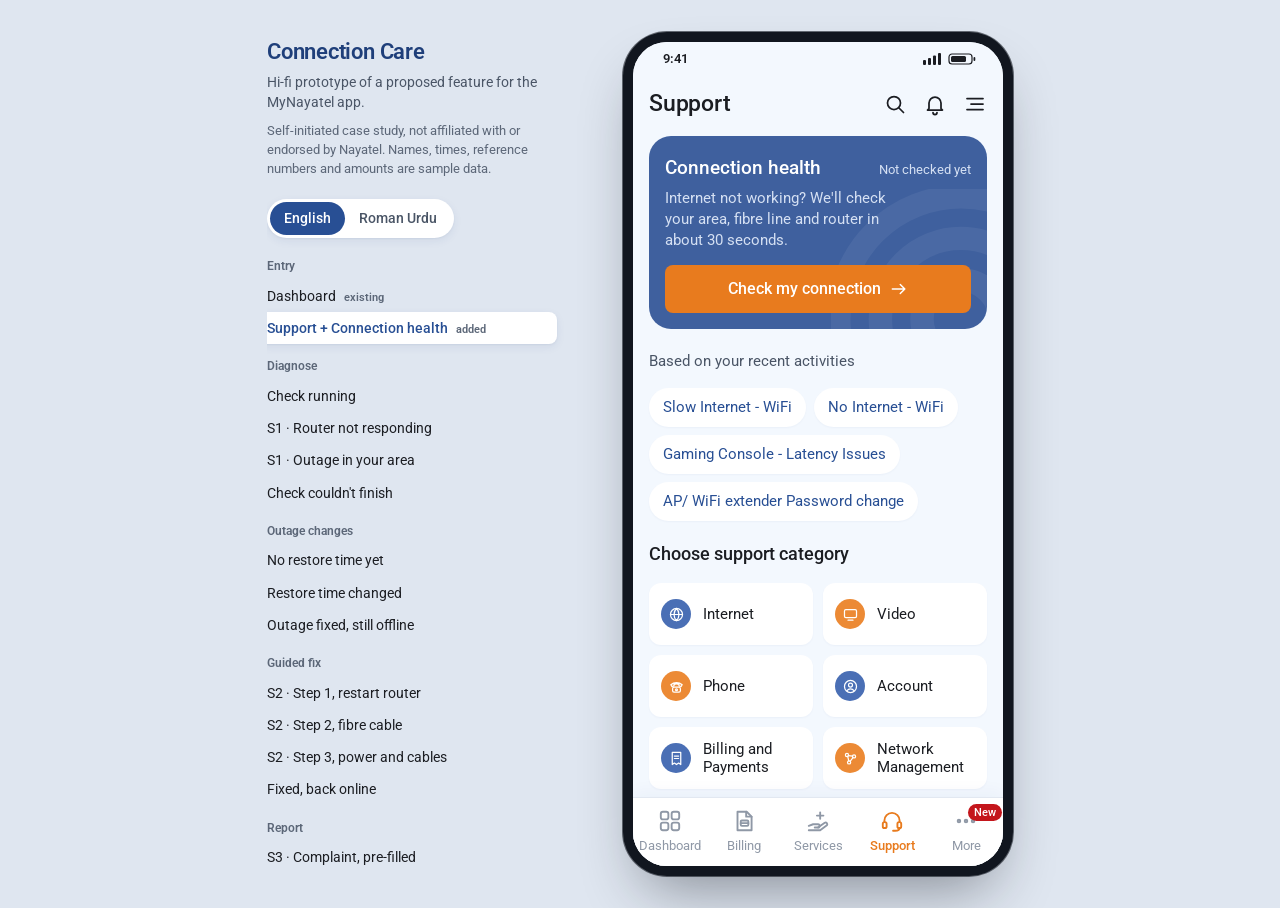
<file: hifi/index.html>
<!doctype html>
<html lang="en">
<head>
  <meta charset="utf-8">
  <meta name="viewport" content="width=device-width, initial-scale=1, viewport-fit=cover">
  <meta name="theme-color" content="#284F94">
  <title>Connection Care · Hi-fi prototype</title>
  <meta name="description" content="Connection Care: a proposed self-diagnosis, guided fix and visit-tracking flow for the MyNayatel app. Self-initiated UI/UX case study, not affiliated with Nayatel.">
  <link rel="preload" href="fonts/roboto-latin-wght.woff2" as="font" type="font/woff2" crossorigin>
  <link rel="stylesheet" href="styles.css">
</head>
<body>
  <div class="stage">
    <aside class="review" id="review" aria-label="Prototype states">
      <div class="review__head">
        <h1 class="review__title">Connection Care</h1>
        <p class="review__sub">Hi-fi prototype of a proposed feature for the MyNayatel app.</p>
        <p class="review__note">Self-initiated case study, not affiliated with or endorsed by Nayatel. Names, times, reference numbers and amounts are sample data.</p>
      </div>
      <div class="review__lang" role="group" aria-label="Language">
        <button type="button" data-lang="en" aria-pressed="true">English</button>
        <button type="button" data-lang="ur" aria-pressed="false">Roman Urdu</button>
      </div>
      <nav class="review__states" id="review-states" aria-label="Jump to a screen or state"></nav>
    </aside>

    <div class="device">
      <main class="phone" id="app" aria-live="polite"></main>
    </div>

    <button type="button" class="review-toggle" id="review-toggle" aria-controls="review" aria-expanded="false">States</button>
  </div>

  <script src="app.js"></script>
</body>
</html>
</file>
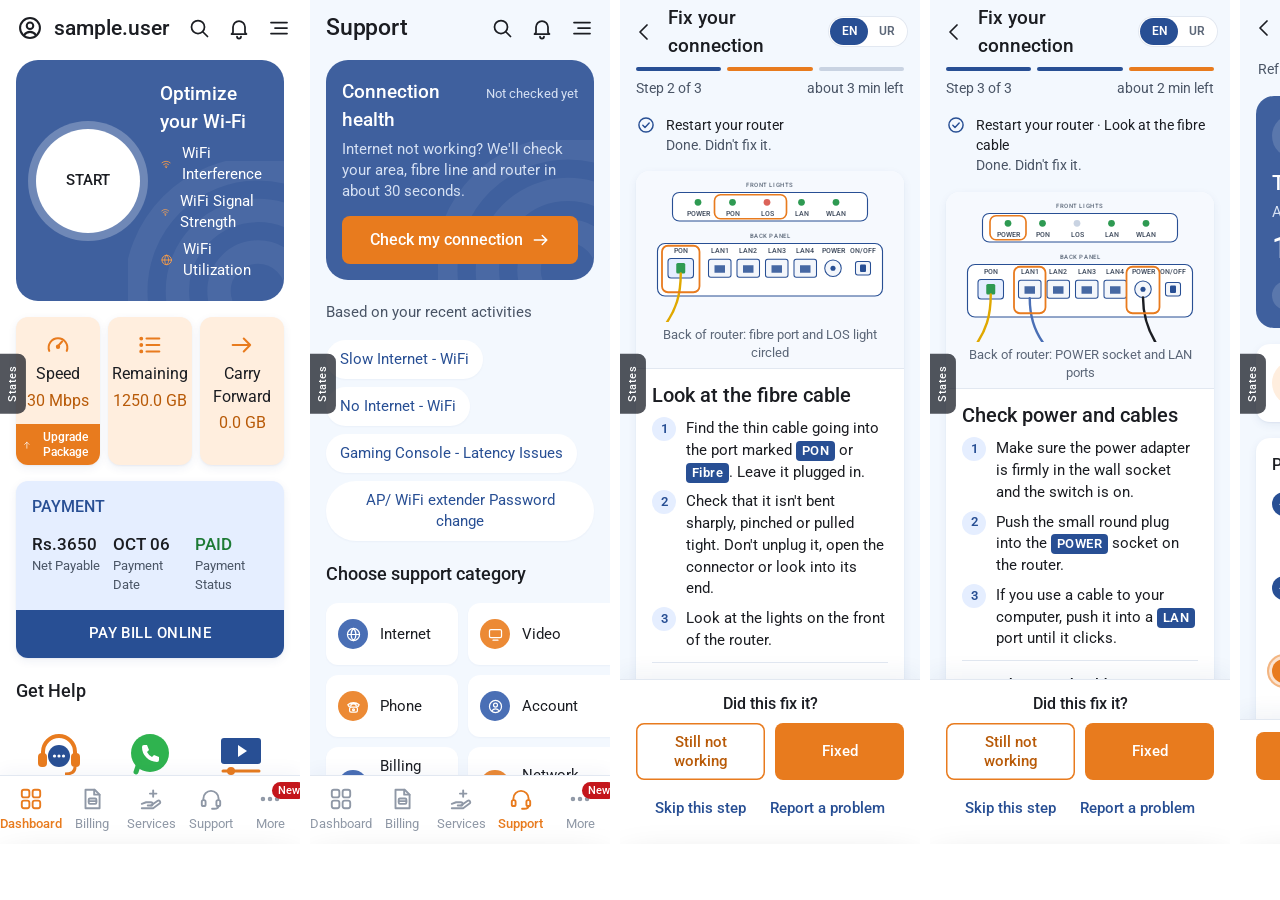
<file: .impeccable/f1.html>
<!doctype html><body style="margin:0;display:flex;gap:10px"><iframe style="border:0" src="../hifi/index.html#dashboard" width="390" height="844"></iframe><iframe style="border:0" src="../hifi/index.html#support" width="390" height="844"></iframe><iframe style="border:0" src="../hifi/index.html#fix-2" width="390" height="844"></iframe><iframe style="border:0" src="../hifi/index.html#fix-3" width="390" height="844"></iframe><iframe style="border:0" src="../hifi/index.html#tracker" width="390" height="844"></iframe><iframe style="border:0" src="../hifi/index.html#reopened" width="390" height="844"></iframe><iframe style="border:0" src="../hifi/index.html#resolved" width="390" height="844"></iframe></body>
</file>
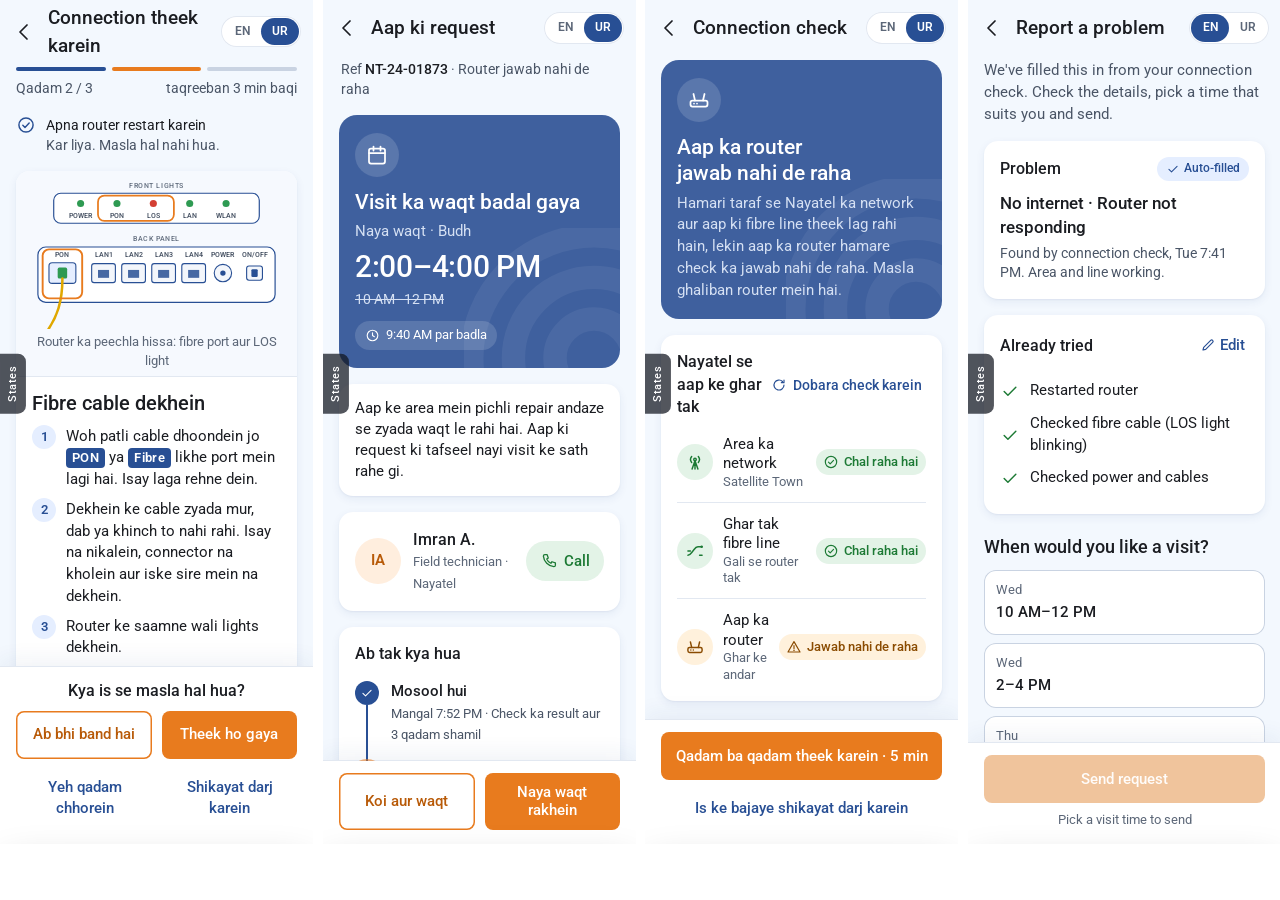
<file: .impeccable/f2.html>
<!doctype html><body style="margin:0;display:flex;gap:10px"><iframe style="border:0" src="../hifi/index.html?lang=ur#fix-2" width="360" height="844"></iframe><iframe style="border:0" src="../hifi/index.html?lang=ur#rescheduled" width="360" height="844"></iframe><iframe style="border:0" src="../hifi/index.html?lang=ur#check-router" width="360" height="844"></iframe><iframe style="border:0" src="../hifi/index.html#complaint" width="360" height="844"></iframe></body>
</file>
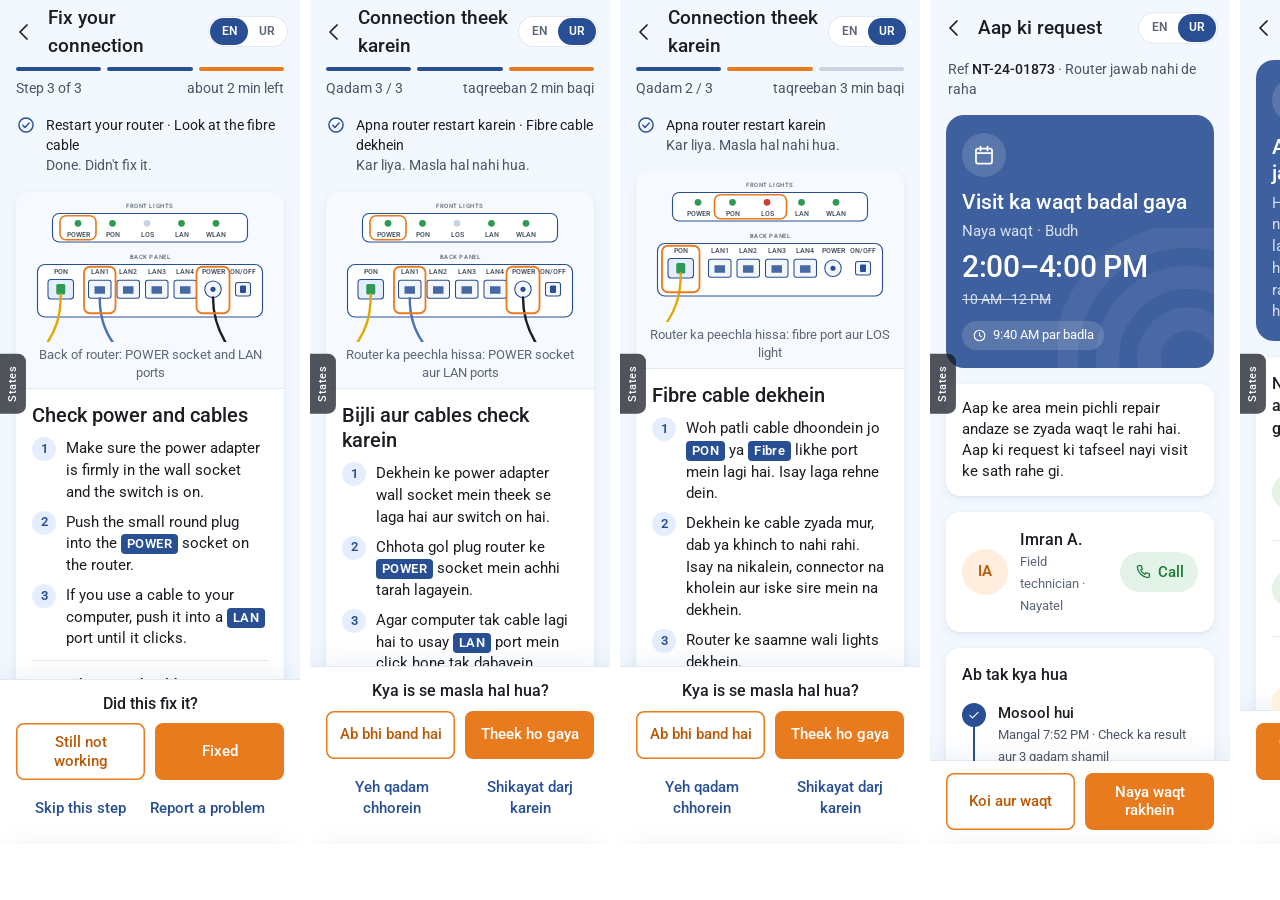
<file: .impeccable/f3.html>
<!doctype html><body style="margin:0;display:flex;gap:10px"><iframe style="border:0" src="../hifi/index.html#fix-3" width="390" height="844"></iframe><iframe style="border:0" src="../hifi/index.html?lang=ur#fix-3" width="390" height="844"></iframe><iframe style="border:0" src="../hifi/index.html?lang=ur#fix-2" width="360" height="844"></iframe><iframe style="border:0" src="../hifi/index.html?lang=ur#rescheduled" width="360" height="844"></iframe><iframe style="border:0" src="../hifi/index.html?lang=ur#check-router" width="360" height="844"></iframe></body>
</file>
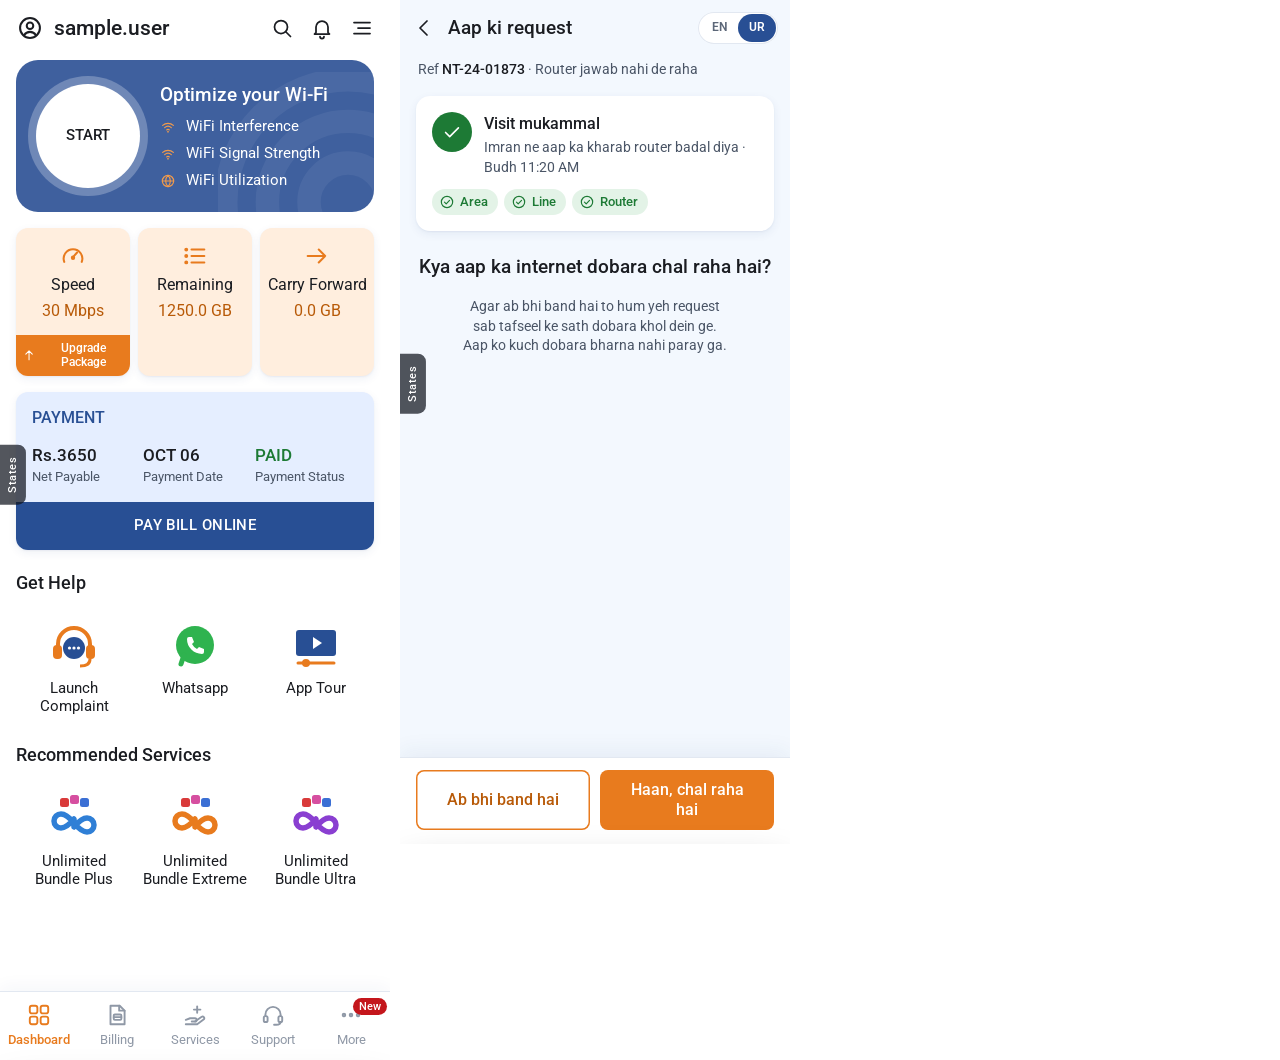
<file: .impeccable/f4.html>
<!doctype html><body style="margin:0;display:flex;gap:10px;align-items:flex-start"><iframe style="border:0" src="../hifi/index.html#dashboard" width="390" height="1060"></iframe><iframe style="border:0" src="../hifi/index.html?lang=ur#resolved" width="390" height="844"></iframe></body>
</file>
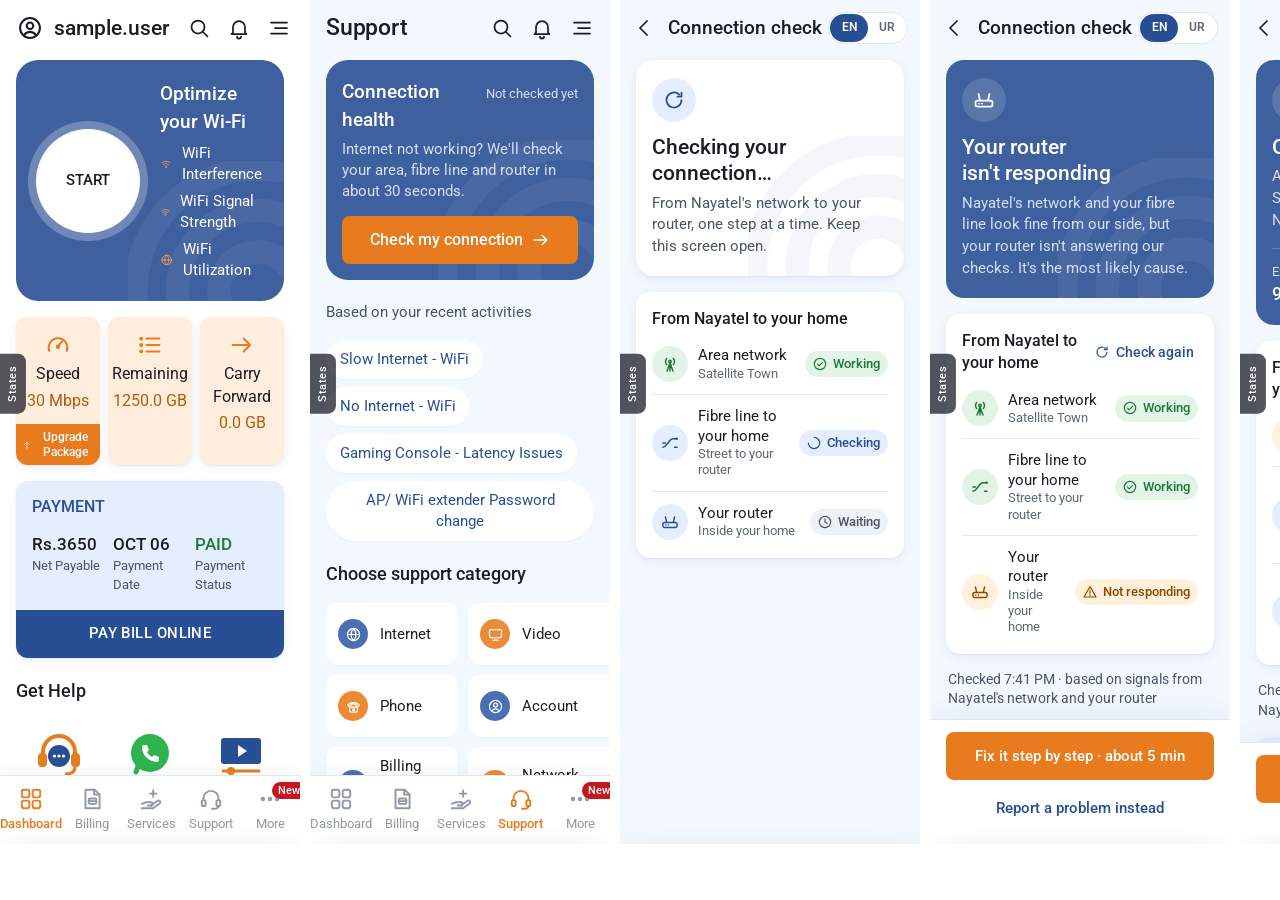
<file: .impeccable/m1.html>
<!doctype html><body style="margin:0;display:flex;gap:10px;background:#fff"><iframe style="border:0" src="../hifi/index.html#dashboard" width="390" height="844"></iframe><iframe style="border:0" src="../hifi/index.html#support" width="390" height="844"></iframe><iframe style="border:0" src="../hifi/index.html#check-running" width="390" height="844"></iframe><iframe style="border:0" src="../hifi/index.html#check-router" width="390" height="844"></iframe><iframe style="border:0" src="../hifi/index.html#check-outage" width="390" height="844"></iframe><iframe style="border:0" src="../hifi/index.html#fix-2" width="390" height="844"></iframe><iframe style="border:0" src="../hifi/index.html#fixed" width="390" height="844"></iframe></body>
</file>
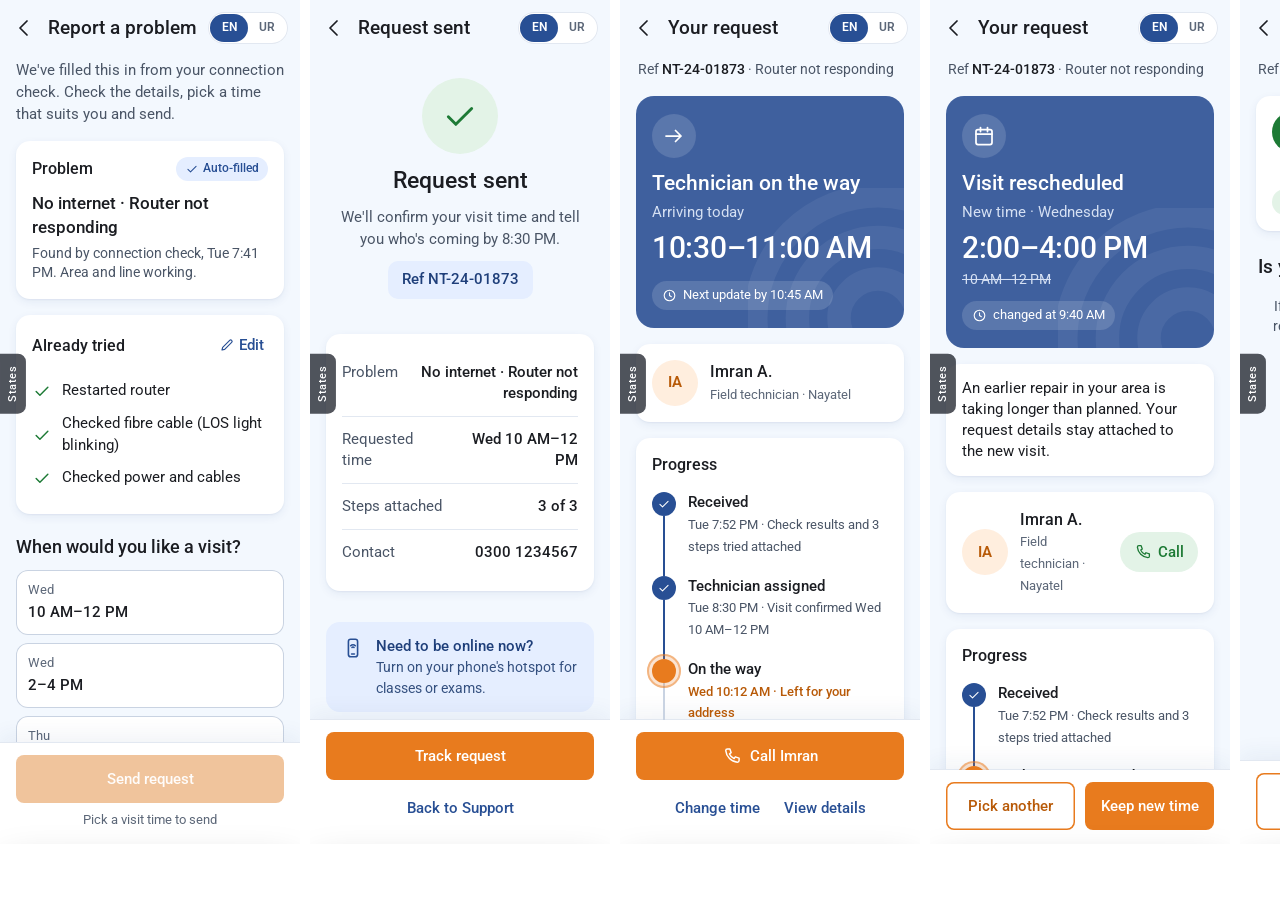
<file: .impeccable/m2.html>
<!doctype html><body style="margin:0;display:flex;gap:10px;background:#fff"><iframe style="border:0" src="../hifi/index.html#complaint" width="390" height="844"></iframe><iframe style="border:0" src="../hifi/index.html#sent" width="390" height="844"></iframe><iframe style="border:0" src="../hifi/index.html#tracker" width="390" height="844"></iframe><iframe style="border:0" src="../hifi/index.html#rescheduled" width="390" height="844"></iframe><iframe style="border:0" src="../hifi/index.html#resolved" width="390" height="844"></iframe><iframe style="border:0" src="../hifi/index.html#rate" width="390" height="844"></iframe><iframe style="border:0" src="../hifi/index.html#reopened" width="390" height="844"></iframe></body>
</file>
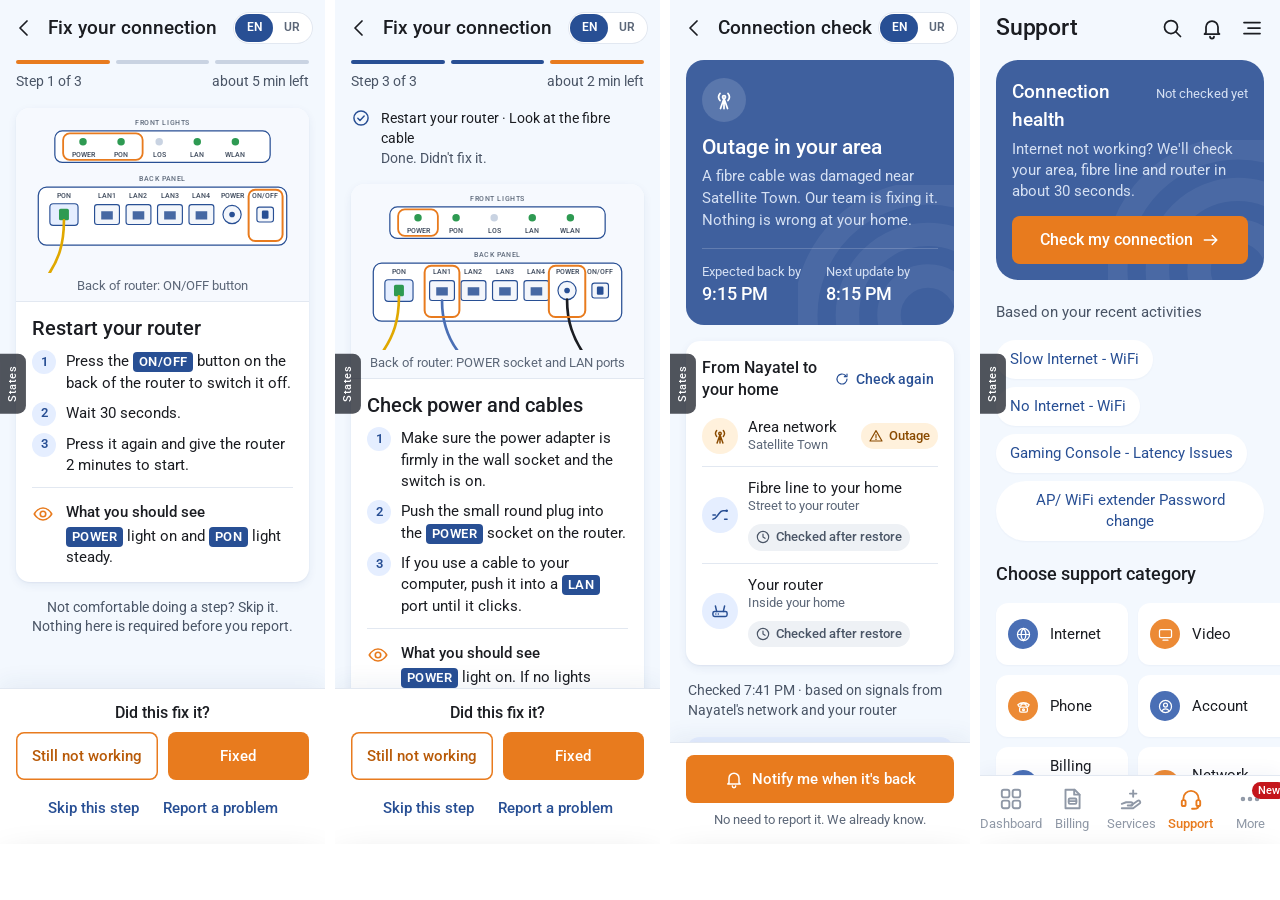
<file: .impeccable/m3.html>
<!doctype html><body style="margin:0;display:flex;gap:10px;background:#fff"><iframe style="border:0" src="../hifi/index.html#fix-1" width="390" height="844"></iframe><iframe style="border:0" src="../hifi/index.html#fix-3" width="390" height="844"></iframe><iframe style="border:0" src="../hifi/index.html#check-outage" width="360" height="844"></iframe><iframe style="border:0" src="../hifi/index.html#support" width="360" height="844"></iframe></body>
</file>
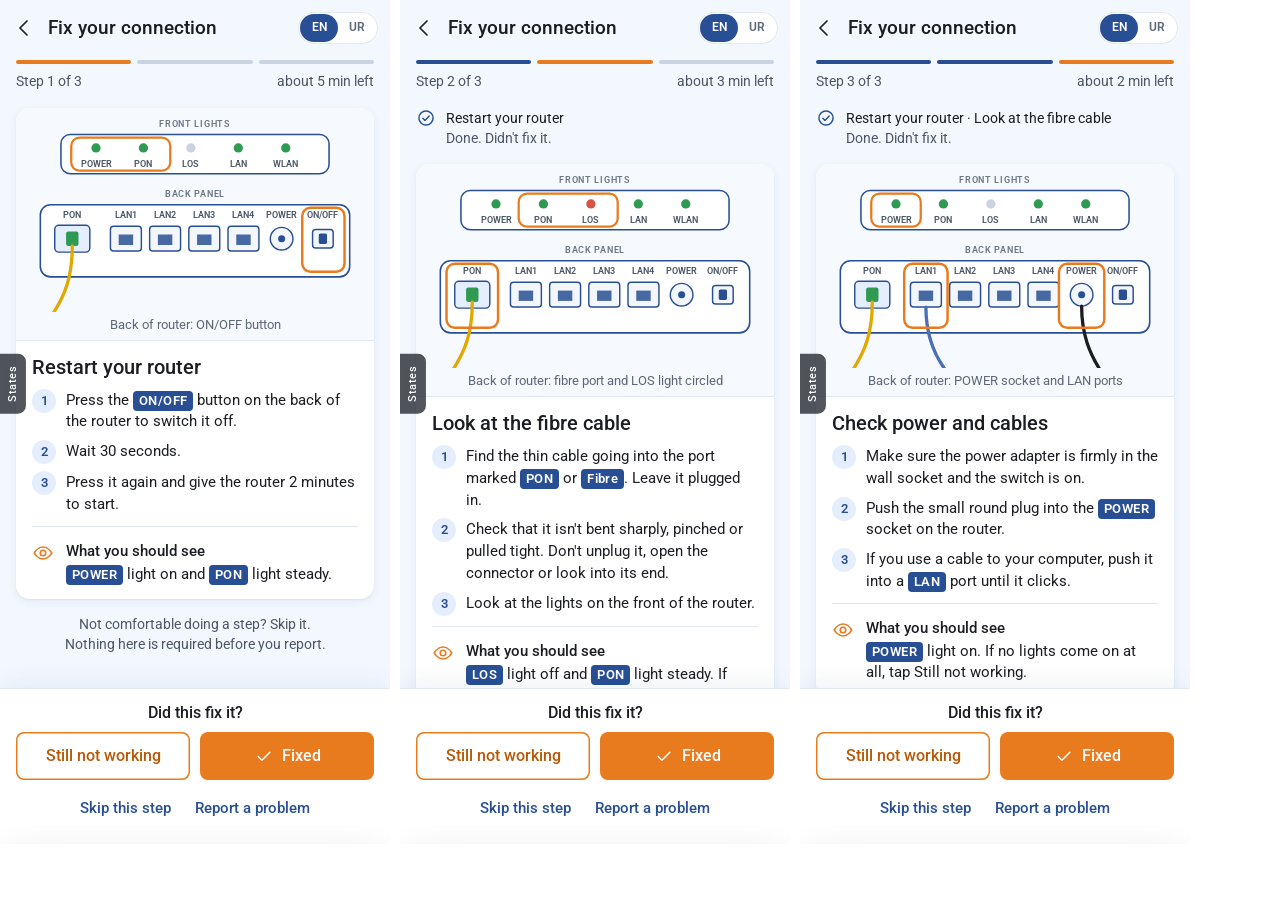
<file: .impeccable/m4.html>
<!doctype html><body style="margin:0;display:flex;gap:10px"><iframe style="border:0" src="../hifi/index.html#fix-1" width="390" height="844"></iframe><iframe style="border:0" src="../hifi/index.html#fix-2" width="390" height="844"></iframe><iframe style="border:0" src="../hifi/index.html#fix-3" width="390" height="844"></iframe></body>
</file>
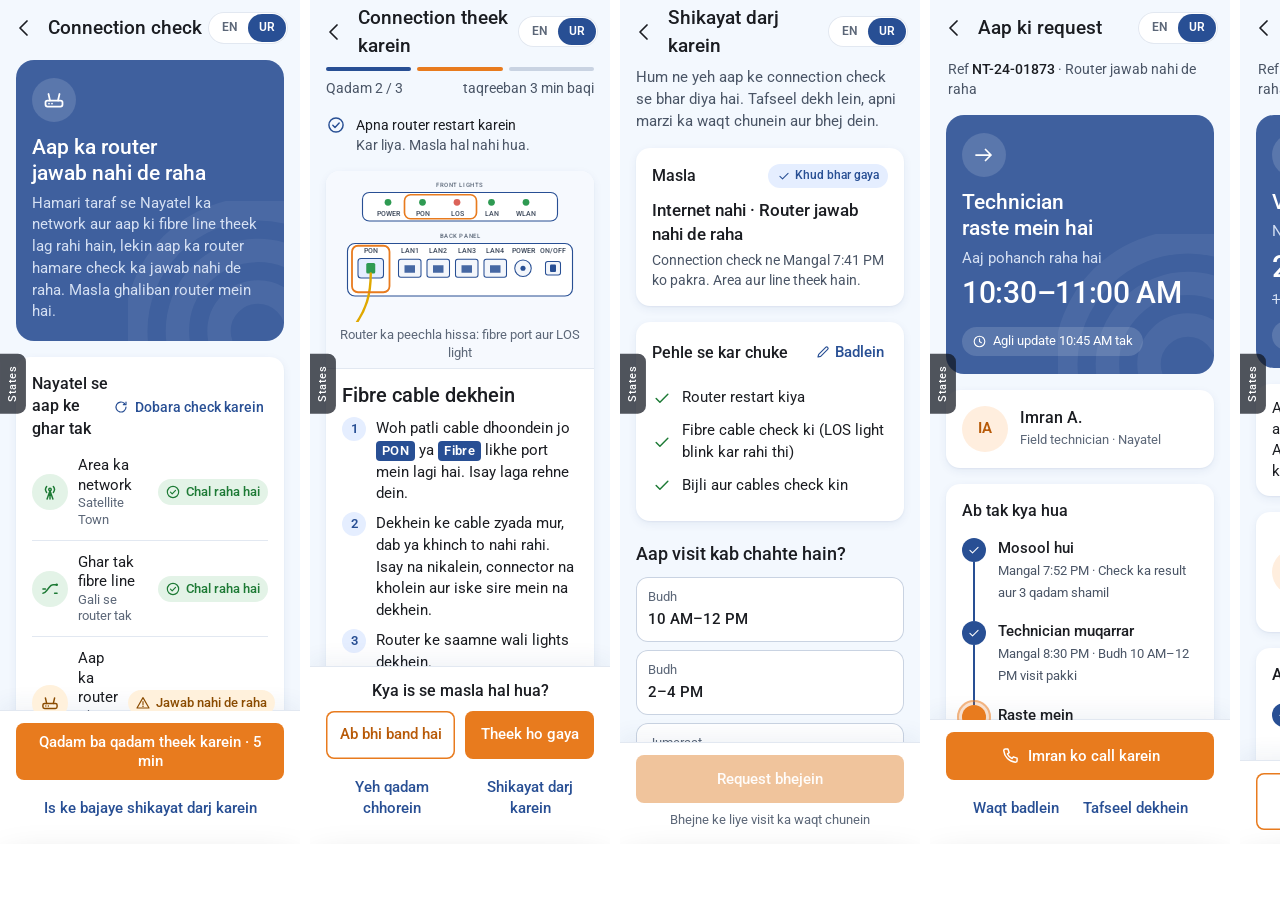
<file: .impeccable/u1.html>
<!doctype html><body style="margin:0;display:flex;gap:10px;background:#fff"><iframe style="border:0" src="../hifi/index.html?lang=ur#check-router" width="390" height="844"></iframe><iframe style="border:0" src="../hifi/index.html?lang=ur#fix-2" width="390" height="844"></iframe><iframe style="border:0" src="../hifi/index.html?lang=ur#complaint" width="390" height="844"></iframe><iframe style="border:0" src="../hifi/index.html?lang=ur#tracker" width="390" height="844"></iframe><iframe style="border:0" src="../hifi/index.html?lang=ur#rescheduled" width="390" height="844"></iframe><iframe style="border:0" src="../hifi/index.html?lang=ur#resolved" width="390" height="844"></iframe><iframe style="border:0" src="../hifi/index.html?lang=ur#check-outage" width="390" height="844"></iframe></body>
</file>
<file: hifi/styles.css>
/* Connection Care — hi-fi prototype
   Visual language matched from the current MyNayatel Android app screenshots:
   navy + orange, light blue-grey grounds, white rounded cards, round icon badges. */

@font-face {
  font-family: "Roboto";
  src: url("fonts/roboto-latin-wght.woff2") format("woff2");
  font-weight: 100 900;
  font-style: normal;
  font-display: swap;
}

:root {
  /* sampled from the app */
  --navy: #284f94;
  --navy-hero: #3f609e;
  --navy-deep: #1f3f7a;
  --orange: #e87b1e;
  --orange-press: #cf6a12;
  --orange-ink: #b85a08;          /* orange as text on white, 4.6:1 */
  --peach: #ffeede;
  --sky: #e5eeff;
  --ground: #f3f8fe;
  --white: #ffffff;
  --green: #1d7a35;
  --green-soft: #e3f3e7;
  --amber-ink: #8a4b00;
  --amber-soft: #fff1dc;
  --badge-red: #c4161c;

  --ink: #1b1d22;
  --ink-2: #4a5566;
  --ink-3: #5c6778;
  --line: #e2e8f1;
  --line-strong: #c9d3e2;
  --on-navy: #ffffff;
  --on-navy-2: #d5e0f3;

  --r-card: 14px;
  --r-btn: 8px;
  --r-pill: 999px;
  --shadow-card: 0 1px 2px rgba(31, 63, 122, 0.06), 0 3px 10px rgba(31, 63, 122, 0.07);
  --shadow-raise: 0 2px 4px rgba(31, 63, 122, 0.08), 0 10px 24px rgba(31, 63, 122, 0.12);

  --gutter: 16px;
  --nav-h: 68px;
  --ease-out: cubic-bezier(0.16, 1, 0.3, 1);

  color-scheme: light;
}

*, *::before, *::after { box-sizing: border-box; }
html { -webkit-text-size-adjust: 100%; }
body {
  margin: 0;
  font-family: "Roboto", system-ui, -apple-system, "Segoe UI", sans-serif;
  font-size: 15px;
  line-height: 1.45;
  color: var(--ink);
  background: #dfe6f0;
  -webkit-font-smoothing: antialiased;
}
button, input { font: inherit; color: inherit; }
button { cursor: pointer; }
h1, h2, h3, p { margin: 0; }
::selection { background: rgba(232, 123, 30, 0.28); color: var(--ink); }
:focus-visible { outline: 2px solid var(--orange); outline-offset: 2px; border-radius: 6px; }
.sr-only { position: absolute; width: 1px; height: 1px; overflow: hidden; clip: rect(0 0 0 0); white-space: nowrap; }

/* ---------- stage: reviewer panel + device ---------- */

.stage {
  min-height: 100vh;
  display: grid;
  grid-template-columns: minmax(240px, 300px) auto;
  justify-content: center;
  align-items: center;
  gap: 56px;
  padding: 32px;
}

.review {
  align-self: center;
  display: flex;
  flex-direction: column;
  gap: 20px;
  max-height: calc(100vh - 64px);
  overflow: auto;
  scrollbar-width: thin;
  scrollbar-color: var(--line-strong) transparent;
}
.review__title { font-size: 22px; font-weight: 600; color: var(--navy-deep); letter-spacing: -0.01em; }
.review__sub { margin-top: 4px; color: var(--ink-2); font-size: 14px; }
.review__note { margin-top: 10px; font-size: 12.5px; color: var(--ink-3); line-height: 1.5; }

.review__lang {
  display: inline-flex;
  padding: 3px;
  border-radius: var(--r-pill);
  background: var(--white);
  box-shadow: var(--shadow-card);
  width: max-content;
}
.review__lang button {
  border: 0;
  background: none;
  padding: 7px 14px;
  border-radius: var(--r-pill);
  font-size: 13.5px;
  font-weight: 500;
  color: var(--ink-2);
}
.review__lang button[aria-pressed="true"] { background: var(--navy); color: var(--white); }

.review__states { display: flex; flex-direction: column; gap: 14px; }
.review__group h2 {
  font-size: 12px;
  font-weight: 600;
  color: var(--ink-3);
  margin-bottom: 4px;
}
.review__group ul { list-style: none; margin: 0; padding: 0; }
.review__group button {
  width: 100%;
  text-align: left;
  border: 0;
  background: none;
  padding: 6px 10px;
  margin-left: -10px;
  border-radius: 8px;
  font-size: 14px;
  color: var(--ink);
  display: flex;
  gap: 8px;
  align-items: baseline;
}
.review__group button:hover { background: rgba(255, 255, 255, 0.7); }
.review__group button[aria-current="true"] { background: var(--white); color: var(--navy); font-weight: 500; box-shadow: var(--shadow-card); }
.review__group .tag { font-size: 11px; font-weight: 600; color: var(--ink-3); }

.device {
  width: 390px;
  height: 844px;
  border-radius: 44px;
  padding: 10px;
  background: #11161f;
  box-shadow: 0 30px 60px -20px rgba(17, 22, 31, 0.45), 0 0 0 1px rgba(17, 22, 31, 0.6);
}
.phone {
  position: relative;
  width: 100%;
  height: 100%;
  border-radius: 34px;
  overflow: hidden;
  background: var(--ground);
  isolation: isolate;
}

.review-toggle { display: none; }

@media (max-width: 760px) {
  body { background: var(--ground); }
  .stage { display: block; padding: 0; min-height: 100dvh; }
  .device { width: 100%; height: 100dvh; border-radius: 0; padding: 0; background: none; box-shadow: none; }
  .phone { border-radius: 0; }
  .review {
    position: fixed;
    inset: auto 0 0 0;
    z-index: 50;
    max-height: 78dvh;
    padding: 20px var(--gutter) calc(20px + env(safe-area-inset-bottom));
    background: #f6f8fc;
    border-radius: 20px 20px 0 0;
    box-shadow: 0 -10px 40px rgba(17, 22, 31, 0.25);
    transform: translateY(105%);
    transition: transform 0.35s var(--ease-out);
  }
  .review.is-open { transform: none; }
  .review-toggle {
    display: block;
    position: fixed;
    z-index: 60;
    left: 0;
    top: 42%;
    border: 0;
    padding: 12px 5px;
    background: rgba(17, 22, 31, 0.72);
    color: var(--white);
    font-size: 11px;
    font-weight: 500;
    letter-spacing: 0.04em;
    writing-mode: vertical-rl;
    transform: rotate(180deg);
    border-radius: 8px 0 0 8px;
  }
}

/* ---------- screen scaffolding ---------- */

.screen {
  position: absolute;
  inset: 0;
  display: flex;
  flex-direction: column;
  background: var(--ground);
}
.screen--white { background: var(--white); }
.screen.is-entering { animation: screen-in 0.32s var(--ease-out); }
@keyframes screen-in {
  from { opacity: 0.4; transform: translateX(18px); }
  to { opacity: 1; transform: none; }
}

.scroll {
  flex: 1;
  overflow-y: auto;
  overscroll-behavior: contain;
  scrollbar-width: none;
}
.scroll::-webkit-scrollbar { display: none; }
.content { padding: 4px var(--gutter) 28px; display: flex; flex-direction: column; gap: 16px; }

.statusbar {
  height: 34px;
  flex: none;
  display: flex;
  align-items: center;
  justify-content: space-between;
  padding: 0 26px 0 30px;
  font-size: 13px;
  font-weight: 600;
  color: var(--ink);
}
.statusbar svg { width: 54px; height: 12px; }
@media (max-width: 760px) { .statusbar { display: none; } }

/* app top bar (existing pattern) */
.topbar {
  flex: none;
  display: flex;
  align-items: center;
  gap: 10px;
  min-height: 56px;
  padding: 4px 8px 4px var(--gutter);
}
.topbar__title { flex: 1; font-size: 23px; font-weight: 500; letter-spacing: -0.01em; }
.topbar__user { flex: 1; display: flex; align-items: center; gap: 10px; font-size: 21px; font-weight: 500; }
.topbar__user svg { width: 28px; height: 28px; }
.topbar__icons { display: flex; }
.icon-btn {
  width: 40px;
  height: 40px;
  display: grid;
  place-items: center;
  border: 0;
  border-radius: 50%;
  background: none;
  color: var(--ink);
}
.icon-btn svg { width: 24px; height: 24px; }
.icon-btn:active { background: rgba(40, 79, 148, 0.08); }

/* sub-page bar (new screens) */
.subbar {
  flex: none;
  display: flex;
  align-items: center;
  gap: 4px;
  min-height: 56px;
  padding: 4px 12px 4px 4px;
}
.subbar__title { flex: 1; font-size: 19px; font-weight: 500; min-width: 0; }
.lang {
  display: inline-flex;
  padding: 2px;
  border-radius: var(--r-pill);
  background: var(--white);
  box-shadow: inset 0 0 0 1px var(--line);
}
.lang button {
  border: 0;
  background: none;
  min-width: 38px;
  padding: 5px 9px;
  border-radius: var(--r-pill);
  font-size: 12px;
  font-weight: 600;
  color: var(--ink-3);
}
.lang button[aria-pressed="true"] { background: var(--navy); color: var(--white); }

/* bottom nav (existing pattern) */
.tabbar {
  flex: none;
  height: var(--nav-h);
  display: grid;
  grid-template-columns: repeat(5, 1fr);
  background: var(--white);
  box-shadow: 0 -1px 0 var(--line), 0 -6px 16px rgba(31, 63, 122, 0.04);
  padding-bottom: env(safe-area-inset-bottom);
}
.tabbar a {
  position: relative;
  display: flex;
  flex-direction: column;
  align-items: center;
  justify-content: center;
  gap: 3px;
  color: #8f98a6;
  text-decoration: none;
  font-size: 12.5px;
}
.tabbar svg { width: 26px; height: 26px; }
.tabbar a[aria-current="page"] { color: var(--orange); font-weight: 500; }
.tabbar .new {
  position: absolute;
  top: 6px;
  left: 50%;
  margin-left: 2px;
  padding: 1px 6px;
  border-radius: var(--r-pill);
  background: var(--badge-red);
  color: var(--white);
  font-size: 10.5px;
  font-weight: 500;
}

/* sticky action dock for flow screens */
.dock {
  flex: none;
  padding: 12px var(--gutter) calc(14px + env(safe-area-inset-bottom));
  background: var(--white);
  box-shadow: 0 -1px 0 var(--line), 0 -8px 20px rgba(31, 63, 122, 0.06);
  display: flex;
  flex-direction: column;
  gap: 8px;
}
.dock__row { display: flex; gap: 10px; }
.dock__row > * { flex: 1; }
.dock__hint { text-align: center; font-size: 13px; color: var(--ink-3); }

/* ---------- atoms ---------- */

.btn {
  display: inline-flex;
  align-items: center;
  justify-content: center;
  gap: 8px;
  min-height: 48px;
  padding: 10px 18px;
  border-radius: var(--r-btn);
  border: 0;
  font-size: 16px;
  font-weight: 500;
  text-align: center;
  line-height: 1.25;
  text-decoration: none;
  transition: background-color 0.15s, box-shadow 0.15s, transform 0.1s;
}
.btn:active { transform: scale(0.985); }
.btn svg { width: 20px; height: 20px; flex: none; }
.btn--primary { background: var(--orange); color: var(--white); }
.btn--primary:hover { background: var(--orange-press); }
.btn--primary:disabled { background: #f0c49c; color: rgba(255, 255, 255, 0.95); cursor: not-allowed; transform: none; }
.btn--outline { background: var(--white); color: var(--orange-ink); box-shadow: inset 0 0 0 1.5px var(--orange); }
.btn--outline:hover { background: #fff7ef; }
.btn--navy { background: var(--navy); color: var(--white); }
.btn--block { width: 100%; }
.btn-text {
  border: 0;
  background: none;
  padding: 10px 8px;
  font-size: 15px;
  font-weight: 500;
  color: var(--navy);
  text-decoration: none;
  border-radius: 6px;
}
.btn-text:hover { text-decoration: underline; text-underline-offset: 3px; }
.btn-text--center { align-self: center; }

.card {
  background: var(--white);
  border-radius: var(--r-card);
  box-shadow: var(--shadow-card);
}
.card--pad { padding: 16px; }

.section-title { font-size: 18px; font-weight: 500; margin-top: 4px; }
.card-title { font-size: 15.5px; font-weight: 500; color: var(--ink); }
.muted { color: var(--ink-2); }
.small { font-size: 13.5px; }

.badge {
  display: inline-flex;
  align-items: center;
  gap: 4px;
  padding: 3px 9px;
  border-radius: var(--r-pill);
  font-size: 12px;
  font-weight: 500;
  white-space: nowrap;
}
.badge svg { width: 14px; height: 14px; }
.badge--auto { background: var(--sky); color: var(--navy); }
.badge--sample { background: #eef1f5; color: var(--ink-3); }

.icon-badge {
  flex: none;
  width: 40px;
  height: 40px;
  border-radius: 50%;
  display: grid;
  place-items: center;
  color: var(--white);
}
.icon-badge svg { width: 22px; height: 22px; }
.icon-badge--blue { background: #4a6fb5; }
.icon-badge--orange { background: #ec8a35; }

/* hotspot fallback */
.tip {
  display: flex;
  gap: 12px;
  align-items: flex-start;
  padding: 14px 16px;
  border-radius: var(--r-card);
  background: var(--sky);
  color: var(--navy-deep);
}
.tip svg { flex: none; width: 22px; height: 22px; margin-top: 1px; color: var(--navy); }
.tip strong { display: block; font-weight: 500; }
.tip p { font-size: 14px; color: #34507f; }

/* ---------- existing: dashboard ---------- */

.wifi-hero {
  position: relative;
  overflow: hidden;
  display: flex;
  align-items: center;
  gap: 16px;
  padding: 20px 16px;
  border-radius: 22px;
  background: var(--navy-hero);
  color: var(--on-navy);
}
.wifi-hero__arcs { position: absolute; right: -104px; bottom: -120px; width: 260px; height: 260px; color: rgba(255, 255, 255, 0.06); pointer-events: none; }
.start {
  flex: none;
  width: 104px;
  height: 104px;
  border-radius: 50%;
  border: 0;
  background: var(--white);
  box-shadow: 0 0 0 8px rgba(255, 255, 255, 0.25);
  font-size: 15px;
  font-weight: 500;
  color: var(--ink);
  margin: 4px;
}
.wifi-hero h2 { font-size: 19px; font-weight: 500; margin-bottom: 8px; }
.wifi-hero ul { list-style: none; margin: 0; padding: 0; display: grid; gap: 6px; font-size: 14.5px; }
.wifi-hero li { display: flex; gap: 10px; align-items: center; }
.wifi-hero li svg { width: 16px; height: 16px; color: #f19a4b; }

.tiles { display: grid; grid-template-columns: repeat(3, 1fr); gap: 8px; }
.tile {
  display: flex;
  flex-direction: column;
  align-items: center;
  border-radius: 12px;
  background: var(--peach);
  box-shadow: var(--shadow-card);
  overflow: hidden;
  text-align: center;
}
.tile__body { padding: 14px 6px 12px; display: flex; flex-direction: column; align-items: center; gap: 4px; flex: 1; }
.tile svg { width: 28px; height: 28px; color: var(--orange); }
.tile__k { font-size: 15.5px; }
.tile__v { font-size: 15.5px; color: var(--orange-ink); }
.tile__cta {
  width: 100%;
  display: flex;
  align-items: center;
  justify-content: center;
  gap: 6px;
  padding: 6px;
  background: var(--orange);
  color: var(--white);
  font-size: 12px;
  font-weight: 500;
  line-height: 1.2;
}
.tile__cta svg { width: 16px; height: 16px; color: var(--white); }

.pay { border-radius: 12px; overflow: hidden; background: var(--sky); box-shadow: var(--shadow-card); }
.pay__body { padding: 14px 16px 16px; }
.pay__title { font-size: 16px; font-weight: 500; color: var(--navy); margin-bottom: 14px; }
.pay__grid { display: grid; grid-template-columns: 1fr 1fr 1fr; gap: 8px; }
.pay__v { font-size: 17px; font-weight: 500; }
.pay__v--ok { color: var(--green); }
.pay__k { font-size: 13px; color: var(--ink-2); }
.pay__bar { display: block; width: 100%; border: 0; padding: 13px; background: var(--navy); color: var(--white); font-size: 15px; font-weight: 500; letter-spacing: 0.03em; }

.help-row { display: grid; grid-template-columns: repeat(3, 1fr); gap: 4px; }
.help-item {
  display: flex;
  flex-direction: column;
  align-items: center;
  gap: 6px;
  border: 0;
  background: none;
  padding: 6px 2px;
  border-radius: 12px;
  font-size: 14.5px;
  text-align: center;
  line-height: 1.25;
}
.help-item svg { width: 56px; height: 56px; }
.help-item:hover { background: rgba(40, 79, 148, 0.05); }
.help-item.is-hinted { animation: hint 1.6s var(--ease-out) 0.4s 2; }
@keyframes hint { 0%, 100% { box-shadow: 0 0 0 0 rgba(232, 123, 30, 0); } 40% { box-shadow: 0 0 0 4px rgba(232, 123, 30, 0.35); } }

/* ---------- existing: support ---------- */

.chips { display: flex; flex-wrap: wrap; gap: 8px; }
.chip {
  border: 0;
  padding: 9px 14px;
  border-radius: var(--r-pill);
  background: var(--white);
  color: var(--navy);
  font-size: 14.5px;
  box-shadow: 0 1px 2px rgba(31, 63, 122, 0.04);
}
.cat-grid { display: grid; grid-template-columns: 1fr 1fr; gap: 10px; }
.cat {
  display: flex;
  align-items: center;
  gap: 12px;
  min-height: 62px;
  padding: 10px 12px;
  border: 0;
  border-radius: 12px;
  background: var(--white);
  font-size: 15px;
  text-align: left;
  line-height: 1.25;
  box-shadow: 0 1px 2px rgba(31, 63, 122, 0.04);
}
.cat .icon-badge { width: 30px; height: 30px; }
.cat .icon-badge svg { width: 17px; height: 17px; }

/* ---------- new: connection health ---------- */

/* Entry card on Support, built on the dashboard's navy hero pattern */
.health-entry {
  position: relative;
  overflow: hidden;
  padding: 18px 16px 16px;
  border-radius: 22px;
  background: var(--navy-hero);
  color: var(--on-navy);
}
.health-entry__arcs { position: absolute; right: -104px; bottom: -120px; width: 260px; height: 260px; color: rgba(255, 255, 255, 0.06); pointer-events: none; }
.health-entry__head { position: relative; display: flex; justify-content: space-between; gap: 12px; align-items: baseline; }
.health-entry h2 { font-size: 19px; font-weight: 500; }
.health-entry__time { font-size: 12.5px; color: var(--on-navy-2); white-space: nowrap; }
.health-entry p { position: relative; margin: 6px 0 14px; font-size: 14.5px; color: var(--on-navy-2); max-width: 30ch; }
.health-entry__rows { position: relative; display: grid; gap: 8px; margin-bottom: 16px; }
.mini-row { display: flex; align-items: center; gap: 10px; font-size: 14.5px; }
.mini-row svg { width: 18px; height: 18px; flex: none; color: #f19a4b; }
.mini-row span:last-child { margin-left: auto; font-size: 13px; color: var(--on-navy-2); }
.mini-row.is-ok svg { color: #8fd6a2; }
.health-entry .btn { position: relative; width: 100%; }

/* diagnosis */
.verdict {
  position: relative;
  overflow: hidden;
  padding: 18px 16px;
  border-radius: 18px;
  background: var(--navy-hero);
  color: var(--on-navy);
}
.verdict__arcs { position: absolute; right: -104px; bottom: -120px; width: 260px; height: 260px; color: rgba(255, 255, 255, 0.06); pointer-events: none; }
.verdict__icon {
  width: 44px;
  height: 44px;
  border-radius: 50%;
  display: grid;
  place-items: center;
  margin-bottom: 12px;
  background: rgba(255, 255, 255, 0.14);
  color: var(--white);
}
.verdict__icon svg { width: 24px; height: 24px; }
.verdict h2 { position: relative; font-size: 21px; font-weight: 500; line-height: 1.25; text-wrap: balance; }
.verdict p { position: relative; margin-top: 6px; font-size: 15px; color: var(--on-navy-2); }
.verdict__facts {
  position: relative;
  display: grid;
  grid-template-columns: 1fr 1fr;
  gap: 12px;
  margin-top: 16px;
  padding-top: 14px;
  border-top: 1px solid rgba(255, 255, 255, 0.18);
}
.verdict__facts .k { font-size: 12.5px; color: var(--on-navy-2); }
.verdict__facts .v { font-size: 20px; font-weight: 500; font-variant-numeric: tabular-nums; }
.verdict--checking { background: var(--white); color: var(--ink); box-shadow: var(--shadow-card); }
.verdict--checking p { color: var(--ink-2); }
.verdict--checking .verdict__icon { background: var(--sky); color: var(--navy); }
.verdict--checking .verdict__arcs { color: rgba(40, 79, 148, 0.05); }
.verdict.is-landing { animation: land 0.5s var(--ease-out); }
@keyframes land { from { opacity: 0; transform: translateY(8px) scale(0.985); } to { opacity: 1; transform: none; } }

/* health rows: path from Nayatel to home */
.health { padding: 6px 16px; }
.health__head { display: flex; justify-content: space-between; align-items: center; padding: 10px 0 4px; }
.health__head .btn-text { white-space: nowrap; padding: 6px 4px; font-size: 14px; display: inline-flex; gap: 6px; align-items: center; }
.health__head .btn-text svg { width: 16px; height: 16px; }
.hrow {
  position: relative;
  display: grid;
  grid-template-columns: 36px 1fr auto;
  align-items: center;
  gap: 12px;
  padding: 12px 0;
}
.hrow + .hrow { border-top: 1px solid var(--line); }
.hrow__node {
  position: relative;
  z-index: 1;
  width: 36px;
  height: 36px;
  border-radius: 50%;
  display: grid;
  place-items: center;
  background: var(--sky);
  color: var(--navy);
}
.hrow__node svg { width: 20px; height: 20px; }
.hrow__name { font-size: 15px; line-height: 1.3; }
.hrow__name small { display: block; font-size: 12.5px; color: var(--ink-3); }
.status {
  display: inline-flex;
  align-items: center;
  gap: 5px;
  padding: 4px 10px 4px 7px;
  border-radius: var(--r-pill);
  font-size: 13px;
  font-weight: 500;
  white-space: nowrap;
}
.status svg { width: 16px; height: 16px; }
.status--ok { background: var(--green-soft); color: var(--green); }
.status--bad { background: var(--amber-soft); color: var(--amber-ink); }
.status--wait { background: #eef1f5; color: var(--ink-2); }
.status--checking { background: var(--sky); color: var(--navy); }
.status--checking svg { animation: spin 0.9s linear infinite; }
@keyframes spin { to { transform: rotate(360deg); } }
.hrow--stack { row-gap: 6px; }
.hrow--stack .hrow__node { grid-row: 1 / 3; }
.hrow--stack .status { grid-column: 2 / 4; justify-self: start; }
.hrow.is-bad .hrow__node { background: var(--amber-soft); color: var(--amber-ink); }
.hrow.is-ok .hrow__node { background: var(--green-soft); color: var(--green); }
.hrow.is-resolved .status { animation: pop 0.35s var(--ease-out); }
@keyframes pop { from { transform: scale(0.85); opacity: 0; } to { transform: none; opacity: 1; } }

/* ---------- new: guided fix ---------- */

.steps-meter { display: grid; grid-template-columns: repeat(3, 1fr); gap: 6px; }
.steps-meter span { height: 4px; border-radius: 2px; background: var(--line-strong); }
.steps-meter span.is-done { background: var(--navy); }
.steps-meter span.is-current { background: var(--orange); }
.steps-label { display: flex; justify-content: space-between; font-size: 13.5px; color: var(--ink-2); margin-top: 8px; }

.done-line { display: flex; gap: 10px; align-items: flex-start; font-size: 14px; }
.done-line > svg { width: 20px; height: 20px; color: var(--navy); flex: none; }
.done-step {
  display: flex;
  align-items: center;
  gap: 12px;
  padding: 12px 14px;
  border-radius: 12px;
  background: var(--white);
  box-shadow: inset 0 0 0 1px var(--line);
  font-size: 14px;
}
.done-step svg { width: 20px; height: 20px; color: var(--navy); flex: none; }
.done-step strong { font-weight: 500; display: block; }
.done-step span { color: var(--ink-3); }

.stepcard { overflow: hidden; }
.figure { background: #f6f9fe; border-bottom: 1px solid var(--line); padding: 8px 14px 6px; }
.figure svg { display: block; width: 100%; height: auto; }
.figure figcaption { font-size: 12.5px; color: var(--ink-3); text-align: center; margin-top: 4px; }
.stepcard__body { padding: 14px 16px; display: flex; flex-direction: column; gap: 10px; }
.stepcard h2 { font-size: 20px; font-weight: 500; line-height: 1.25; }
.instr { margin: 0; padding: 0; list-style: none; counter-reset: i; display: grid; gap: 8px; }
.instr li { counter-increment: i; display: grid; grid-template-columns: 24px 1fr; gap: 10px; font-size: 15px; }
.instr li::before {
  content: counter(i);
  width: 24px;
  height: 24px;
  border-radius: 50%;
  display: grid;
  place-items: center;
  background: var(--sky);
  color: var(--navy);
  font-size: 12.5px;
  font-weight: 600;
  margin-top: -1px;
}
.port {
  display: inline-block;
  padding: 0 6px;
  border-radius: 4px;
  background: var(--navy);
  color: var(--white);
  font-size: 12.5px;
  font-weight: 600;
  letter-spacing: 0.03em;
  line-height: 20px;
}
.expect { display: flex; gap: 12px; padding-top: 14px; border-top: 1px solid var(--line); }
.expect > svg { flex: none; width: 22px; height: 22px; color: var(--orange); margin-top: 1px; }
.expect strong { font-weight: 500; }
.expect p { margin-top: 2px; font-size: 14.5px; }
.ask { font-size: 16px; font-weight: 500; text-align: center; }

/* fixed */
.celebrate { display: flex; flex-direction: column; align-items: center; text-align: center; gap: 10px; padding: 18px 8px 4px; }
.celebrate__mark {
  width: 76px;
  height: 76px;
  border-radius: 50%;
  display: grid;
  place-items: center;
  background: var(--green-soft);
  color: var(--green);
  animation: pop 0.5s var(--ease-out);
}
.celebrate__mark svg { width: 40px; height: 40px; }
.celebrate h2 { font-size: 23px; font-weight: 500; text-wrap: balance; }
.celebrate p { color: var(--ink-2); max-width: 32ch; }

/* ---------- new: complaint ---------- */

.field { display: flex; flex-direction: column; gap: 10px; }
.field__head { display: flex; justify-content: space-between; align-items: center; gap: 8px; }
.problem strong { display: block; font-size: 17px; font-weight: 500; }
.problem p { margin-top: 4px; font-size: 13.5px; color: var(--ink-2); }
.tried { list-style: none; margin: 0; padding: 0; display: grid; gap: 2px; }
.tried li { display: flex; align-items: center; gap: 10px; min-height: 40px; font-size: 15px; }
.tried li > svg { width: 20px; height: 20px; color: var(--green); flex: none; }
.tried li span { flex: 1; }
.tried .remove {
  width: 36px;
  height: 36px;
  border: 0;
  border-radius: 50%;
  background: #f1f4f9;
  color: var(--ink-2);
  display: grid;
  place-items: center;
}
.tried .remove svg { width: 16px; height: 16px; }
.tried-empty { font-size: 14px; color: var(--ink-3); }

.slots { display: grid; grid-template-columns: 1fr 1fr; gap: 8px; }
.slot {
  display: flex;
  flex-direction: column;
  align-items: flex-start;
  gap: 2px;
  padding: 11px 12px;
  border: 0;
  border-radius: 12px;
  background: var(--white);
  box-shadow: inset 0 0 0 1px var(--line-strong);
  text-align: left;
}
.slot .d { font-size: 13px; color: var(--ink-3); }
.slot .t { font-size: 15px; font-weight: 500; font-variant-numeric: tabular-nums; }
.slot[aria-checked="true"] { background: #fff7ef; box-shadow: inset 0 0 0 2px var(--orange); }
.slot[aria-checked="true"] .d { color: var(--orange-ink); }
.notes { display: grid; gap: 8px; font-size: 14px; color: var(--ink-2); }
.notes div { display: flex; gap: 8px; align-items: flex-start; }
.notes svg { width: 18px; height: 18px; flex: none; color: var(--navy); margin-top: 1px; }
.notes a { color: var(--navy); font-weight: 500; text-underline-offset: 3px; }

.input {
  width: 100%;
  min-height: 48px;
  padding: 10px 14px;
  border: 0;
  border-radius: 10px;
  background: var(--white);
  box-shadow: inset 0 0 0 1px var(--line-strong);
  font-size: 16px;
  font-variant-numeric: tabular-nums;
  caret-color: var(--orange);
}
.input:focus { outline: none; box-shadow: inset 0 0 0 2px var(--navy); }

/* sent */
.ref {
  display: inline-flex;
  gap: 8px;
  align-items: center;
  padding: 8px 14px;
  border-radius: 10px;
  background: var(--sky);
  color: var(--navy-deep);
  font-weight: 500;
  font-variant-numeric: tabular-nums;
}
.summary { display: grid; gap: 0; }
.summary div { display: flex; justify-content: space-between; gap: 16px; padding: 12px 0; font-size: 14.5px; }
.summary div + div { border-top: 1px solid var(--line); }
.summary dt, .summary dd { margin: 0; }
.summary dt { color: var(--ink-2); }
.summary dd { text-align: right; font-weight: 500; }

/* ---------- new: tracker ---------- */

.reqline { font-size: 13.5px; color: var(--ink-2); padding: 0 2px; }
.reqline b { font-weight: 500; color: var(--ink); font-variant-numeric: tabular-nums; }
.eta { font-size: 30px; font-weight: 500; letter-spacing: -0.01em; font-variant-numeric: tabular-nums; margin-top: 2px; }
.eta-old { font-size: 14px; color: var(--on-navy-2); text-decoration: line-through; text-decoration-thickness: 1px; }
.verdict .next { display: inline-flex; align-items: center; gap: 6px; margin-top: 12px; padding: 5px 10px; border-radius: var(--r-pill); background: rgba(255, 255, 255, 0.14); font-size: 13px; }
.verdict .next svg { width: 15px; height: 15px; }

.tech { display: flex; align-items: center; gap: 12px; }
.avatar {
  flex: none;
  width: 46px;
  height: 46px;
  border-radius: 50%;
  display: grid;
  place-items: center;
  background: var(--peach);
  color: var(--orange-ink);
  font-weight: 600;
}
.tech__name { flex: 1; min-width: 0; }
.tech__name strong { display: block; font-weight: 500; font-size: 16px; }
.tech__name span { font-size: 13px; color: var(--ink-3); }
.call {
  display: inline-flex;
  align-items: center;
  gap: 6px;
  min-height: 40px;
  padding: 8px 14px;
  border-radius: var(--r-pill);
  background: var(--green-soft);
  color: var(--green);
  font-weight: 500;
  text-decoration: none;
  font-size: 14.5px;
}
.call svg { width: 18px; height: 18px; }

.why { padding: 14px 16px; }
.why p { font-size: 14.5px; }

.timeline { list-style: none; margin: 0; padding: 4px 0 0; }
.timeline li { position: relative; display: grid; grid-template-columns: 24px 1fr; gap: 12px; padding-bottom: 18px; }
.timeline li:last-child { padding-bottom: 2px; }
.timeline li::before {
  content: "";
  position: absolute;
  left: 11px;
  top: 24px;
  bottom: 0;
  width: 2px;
  background: var(--line-strong);
}
.timeline li:last-child::before { display: none; }
.timeline li.is-done::before { background: var(--navy); }
.dot {
  position: relative;
  width: 24px;
  height: 24px;
  border-radius: 50%;
  display: grid;
  place-items: center;
  background: var(--white);
  box-shadow: inset 0 0 0 2px var(--line-strong);
  color: var(--white);
}
.dot svg { width: 14px; height: 14px; }
.is-done .dot { background: var(--navy); box-shadow: none; }
.is-now .dot { background: var(--orange); box-shadow: 0 0 0 5px rgba(232, 123, 30, 0.2); }
.is-now .dot::after {
  content: "";
  position: absolute;
  inset: -5px;
  border-radius: 50%;
  border: 2px solid rgba(232, 123, 30, 0.45);
  animation: ring 1.8s var(--ease-out) infinite;
}
@keyframes ring { from { transform: scale(0.8); opacity: 1; } to { transform: scale(1.6); opacity: 0; } }
.timeline strong { display: block; font-weight: 500; font-size: 15px; }
.timeline .when { font-size: 13px; color: var(--ink-2); }
.is-next strong { color: var(--ink-3); font-weight: 400; }
.is-next .when { color: var(--ink-3); }
.is-now .when { color: var(--orange-ink); font-weight: 500; }

.link-row { display: flex; justify-content: center; gap: 8px; }

/* ---------- new: resolved ---------- */

.complete { display: flex; gap: 12px; align-items: flex-start; }
.complete .icon-badge { background: var(--green); }
.complete strong { display: block; font-weight: 500; font-size: 16px; }
.complete p { font-size: 14px; color: var(--ink-2); margin-top: 2px; }
.trio { display: flex; flex-wrap: wrap; gap: 6px; margin-top: 12px; }
.trio .status { font-size: 12.5px; }
.question { font-size: 19px; font-weight: 500; text-align: center; margin-top: 6px; }
.fineprint { font-size: 13.5px; color: var(--ink-2); text-align: center; text-wrap: balance; }

.stars { display: flex; justify-content: center; gap: 6px; }
.stars button { width: 44px; height: 44px; border: 0; background: none; color: var(--line-strong); padding: 0; display: grid; place-items: center; border-radius: 50%; }
.stars button svg { width: 34px; height: 34px; }
.stars button[aria-checked="true"], .stars button.is-lit { color: var(--orange); }
.tagset { display: flex; flex-wrap: wrap; justify-content: center; gap: 8px; }
.tagset button {
  border: 0;
  padding: 8px 14px;
  border-radius: var(--r-pill);
  background: var(--white);
  box-shadow: inset 0 0 0 1px var(--line-strong);
  font-size: 14px;
}
.tagset button[aria-pressed="true"] { background: var(--navy); color: var(--white); box-shadow: none; }

.toast {
  position: absolute;
  left: var(--gutter);
  right: var(--gutter);
  bottom: calc(var(--nav-h) + 12px);
  z-index: 20;
  display: flex;
  gap: 10px;
  align-items: center;
  padding: 12px 14px;
  border-radius: 12px;
  background: #1f2a3d;
  color: var(--white);
  font-size: 14px;
  box-shadow: var(--shadow-raise);
  animation: toast 4s var(--ease-out) forwards;
}
.toast svg { width: 20px; height: 20px; color: #8fd6a2; flex: none; }
@keyframes toast { 0% { opacity: 0; transform: translateY(12px); } 8%, 85% { opacity: 1; transform: none; } 100% { opacity: 0; transform: translateY(6px); visibility: hidden; } }

@media (prefers-reduced-motion: reduce) {
  *, *::before, *::after { animation-duration: 0.01ms !important; animation-iteration-count: 1 !important; transition-duration: 0.01ms !important; }
}
@media (max-width: 370px) {
  .dock .btn { font-size: 15px; padding: 10px 10px; }
  .dock__row .btn svg { display: none; }
  .hrow { gap: 10px; }
  .status { font-size: 12.5px; padding-right: 8px; }
  .slots { grid-template-columns: 1fr; }
  .verdict__facts .v { font-size: 18px; }
}

/* ---- revision: complaint notes and photo, guided-fix links ---- */
.input--area { height: auto; min-height: 88px; padding: 12px 14px; resize: vertical; line-height: 1.45; font: inherit; font-size: 16px; }
.attach { display: flex; flex-wrap: wrap; align-items: center; gap: 4px 12px; }
.attach__pick { display: inline-flex; align-items: center; gap: 6px; cursor: pointer; padding-left: 0; }
.attach__pick svg, .attach__file svg { width: 18px; height: 18px; flex: none; }
#photo:focus-visible + .attach__pick { outline: 2px solid var(--orange); outline-offset: 2px; border-radius: 6px; }
.attach__file { display: inline-flex; align-items: center; gap: 6px; font-size: 14px; color: var(--green); }
.verdict__facts .eta-old { margin-top: 2px; }
</file>
